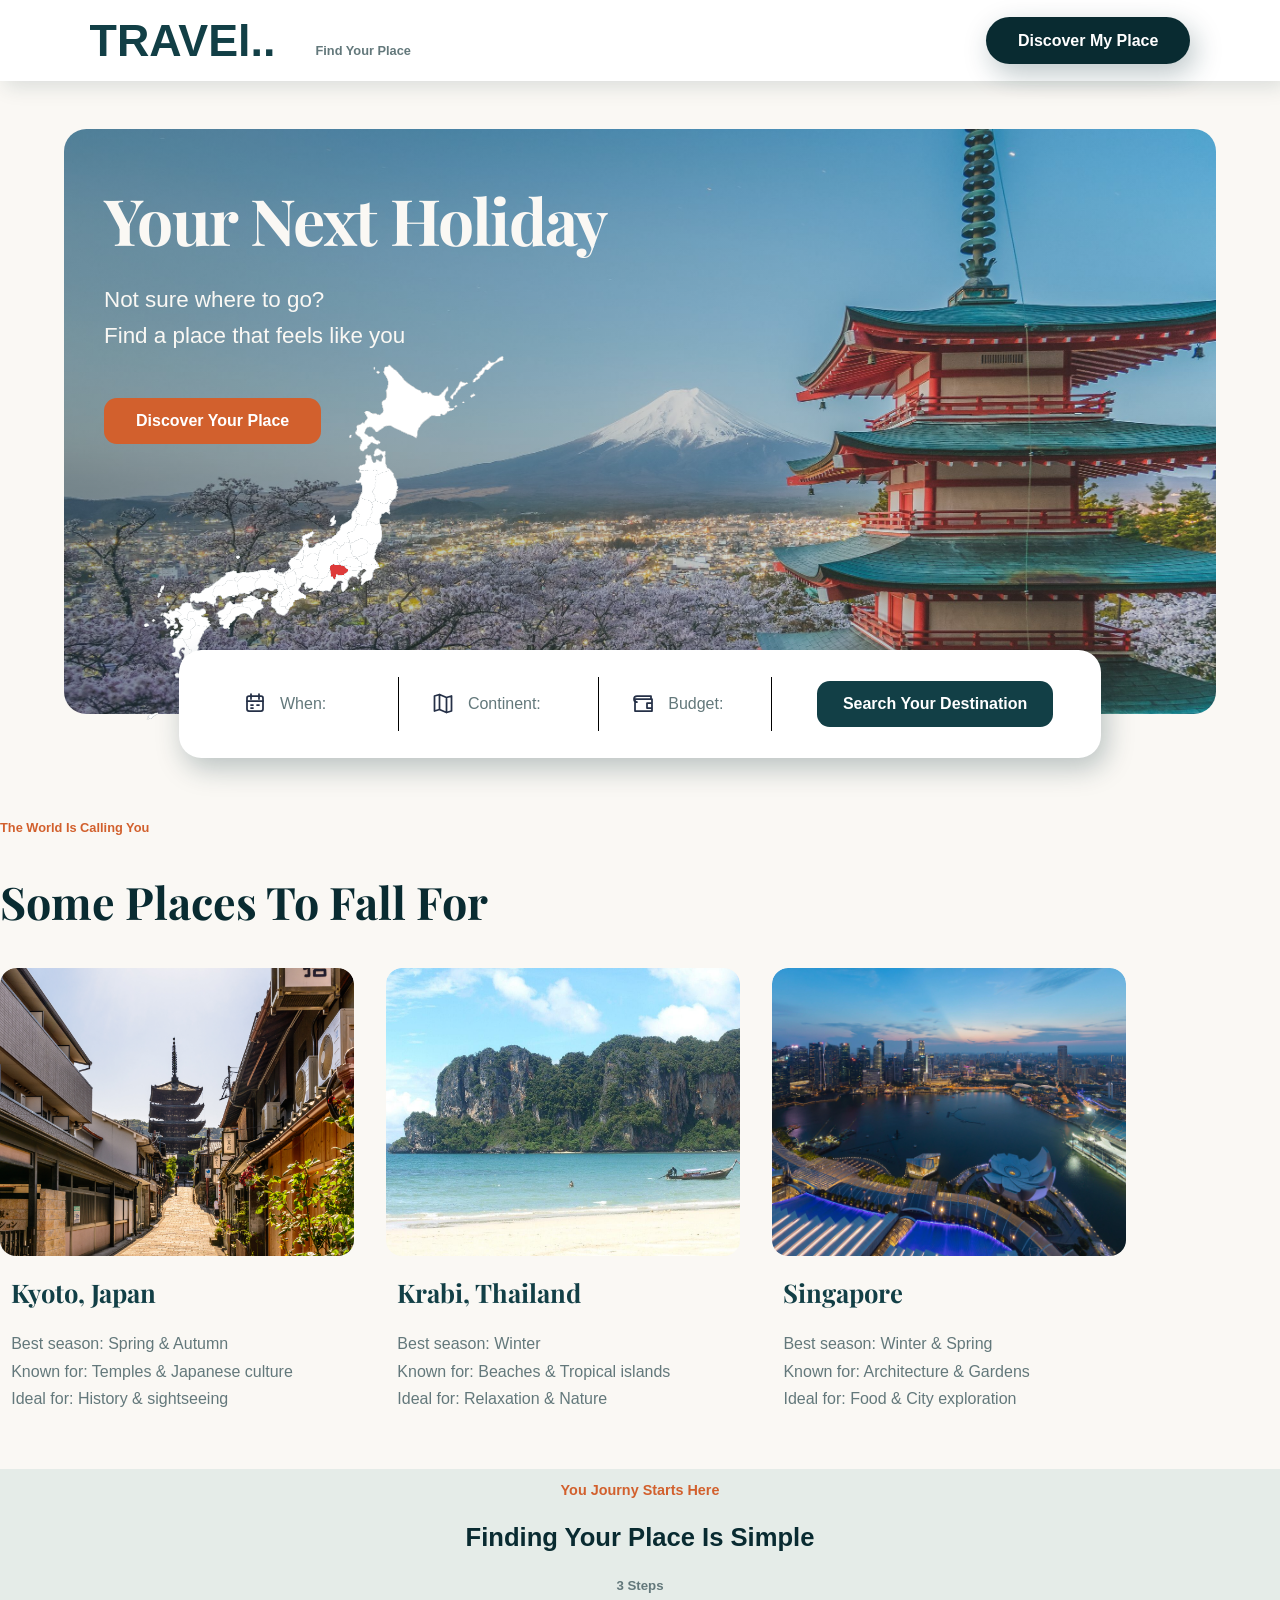
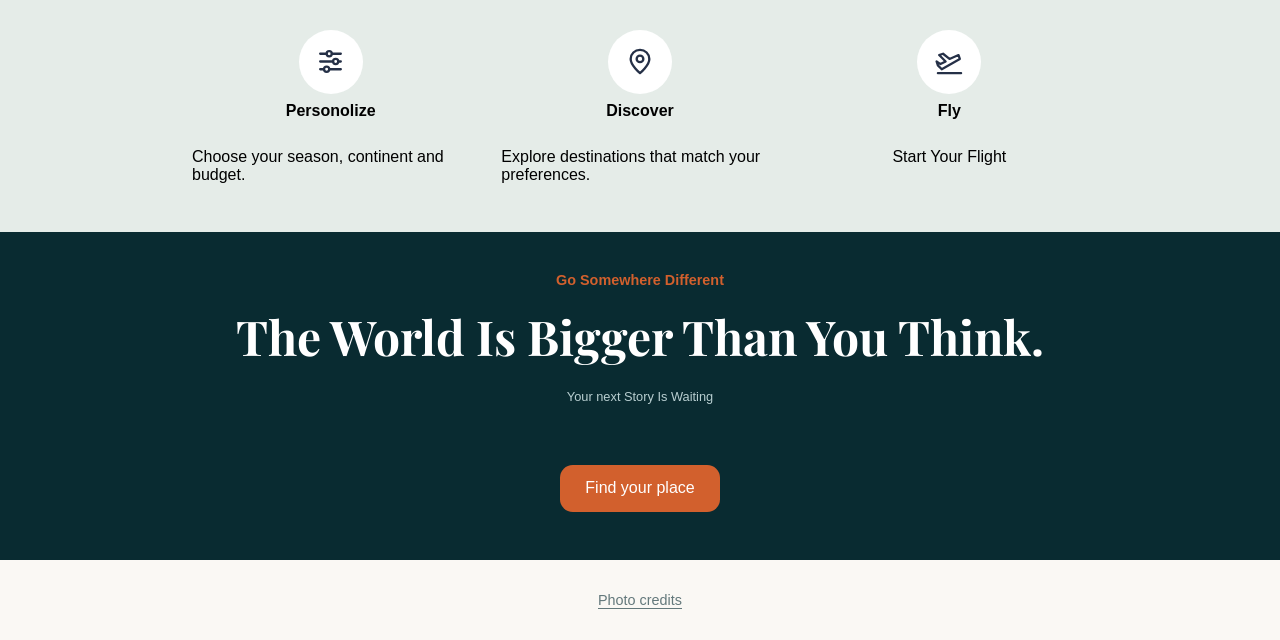
<file: index.html>
<!DOCTYPE html>
<html lang="en">
    <head>

        <meta charset="UTF-8">
        <meta name="viewport" content="width=device-width, initial-scale=1.0">
        <link rel="stylesheet" href="/css/main.css">
        <title>Travel Finder</title>
        <script src="/js/main.js" defer></script>
        <link href="https://fonts.googleapis.com/css2?family=Playfair+Display:wght@600;700&display=swap" rel="stylesheet">

    </head>
    <body>

        <header>

            <nav>
                <a class="logo" href="#">TRAVEl..</a>
                <p class="tagline">Find Your Place</p>
                <a id="discover-head-link" href="#">Discover My Place</a>
            </nav>

        </header>


        <main>

            <section class="hero">

                <h1>Your Next Holiday</h1>

                <p>Not sure where to go?<br>
                    Find a place that feels like you</p>

                <a href="#">Discover Your Place</a>

                <img
                    src="/assets/images/japan-yamanashi-white.png"
                    alt="Map of japan"
                >
            </section>

            <div class="travel-filters-1">

                <div class="dropdown">
                    <button type="button" id="when-button">
                        <img src="/assets/Icons/calendar.svg" alt="calendar">
                        When:
                        <span id="when-choice"></span>
                    </button>

                    <div class="dropdown-menu" id="when-dropdown">
                        <button type="button">Spring</button>
                        <button type="button">Summer</button>
                        <button type="button">Autumn</button>
                        <button type="button">Winter</button>

                    </div>
                </div>

                <div class="dropdown">
                    <button type="button" id="continent-button">
                        <img src="/assets/Icons/map.svg" alt="map">
                        Continent:
                        <span id="continent-choice"></span>
                    </button>

                    <div class="dropdown-menu" id="continent-dropdown">
                        <button type="button">Anywhere</button>
                        <button type="button">Europe</button>
                        <button type="button">Asia</button>
                        <button type="button">Africa</button>
                        <button type="button">North America</button>
                        <button type="button">South America</button>
                        <button type="button">Oceania</button>

                    </div>

                </div>

                <div class="dropdown">
                    <button type="button" id="budget-button">
                        <img src="/assets/Icons/wallet.svg" alt="wallet">
                        Budget:
                        <span id="budget-choice"></span>
                    </button>

                    <div class="dropdown-menu" id="budget-dropdown">
                        <button type="button">Any budget</button>
                        <button type="button">Under 5,000 NOK</button>
                        <button type="button">5,000 - 10,000 NOK</button>
                        <button type="button">10,000 - 20,000 NOK</button>
                        <button type="button">20,000 - 30,000 NOK</button>
                        <button type="button">30,000+ NOK</button>

                    </div>

                </div>

                <button id="search-filter-button" type="button">
                    Search Your Destination
                </button>

            </div>

            <section class="recommendation-page">

                <div class="recommendation-header">

                    <h6>The World Is Calling You</h6>
                    <h2>Some Places To Fall For</h2>

                </div>


                <div class="recommendation-cards">

                    <div id="recommendation-card-1">

                        <div class="img-zoom">
                        <div class="recommendation-img-1"></div>
                        </div>

                        <div class="recommendation-description">

                            <h3>Kyoto, Japan</h3>
                            <ul>
                                <li>Best season: Spring & Autumn</li>
                                <li>Known for: Temples & Japanese culture</li>
                                <li>Ideal for: History & sightseeing</li>
                            </ul>

                        </div>

                    </div>

                    <div id="recommendation-card-2">

                        <div class="img-zoom">
                        <div class="recommendation-img-2"></div>
                        </div>

                        <div class="recommendation-description">
                            
                            <h3>Krabi, Thailand</h3>
                            <ul>
                                <li>Best season: Winter</li>
                                <li>Known for: Beaches & Tropical islands</li>
                                <li>Ideal for: Relaxation & Nature</li>
                            </ul>

                        </div>

                    </div>

                    <div id="recommendation-card-3">

                        <div class="img-zoom">
                        <div class="recommendation-img-3"></div>
                        </div>

                        <div class="recommendation-description">
                            
                            <h3>Singapore</h3>
                            <ul>
                                <li>Best season: Winter & Spring</li>
                                <li>Known for: Architecture & Gardens</li>
                                <li>Ideal for: Food & City exploration</li>
                            </ul>

                        </div>

                    </div>


                </div>


            </section>

            <section class="explination-page">

                <div class="explination-head">
                    <h4>You Journy Starts Here</h4>
                    <h2>Finding Your Place Is Simple</h2>
                    <h5>3 Steps</h5>

                </div>

                <div class="explination-steps">

                    <div class="step-1">

                        <div class="explination-icon">
                            <img src="/assets/Icons/settings.svg" alt="settings">
                        </div>

                        <div class="explination-description">
                            <h4>Personolize</h4>
                            <p>Choose your season, continent and budget.</p>
                        </div>

                    </div>

                    <div class="step-2">

                        <div class="explination-icon">
                            <img src="/assets/Icons/map-pin.svg" alt="map-pin">
                        </div>

                        <div class="explination-description">
                            <h4>Discover</h4>
                            <p>Explore destinations that match your preferences.</p>
                        </div>
                        
                    </div>

                    <div class="step-3">

                        <div class="explination-icon">
                            <img src="/assets/Icons/airplane-takeoff.svg" alt="airplane">
                        </div>

                        <div class="explination-description">
                            <h4>Fly</h4>
                            <p>Start Your Flight</p>
                        </div>
                        
                    </div>

                </div>

            </section>

            <section class="end-section">

                <div class="end-description">

                    <h5>Go Somewhere Different</h5>
                    <h2>The World Is Bigger Than You Think.</h2>
                    <p>Your next Story Is Waiting</p>

                </div>

                <div class="end-place-button">

                    <button class="end-button">
                        Find your place
                    </button>

                </div>

            </section>

        </main>

        <footer class="site-footer">
            <a href="/pages/credits.html">Photo credits</a>
        </footer>

    </body>
</html>
</file>
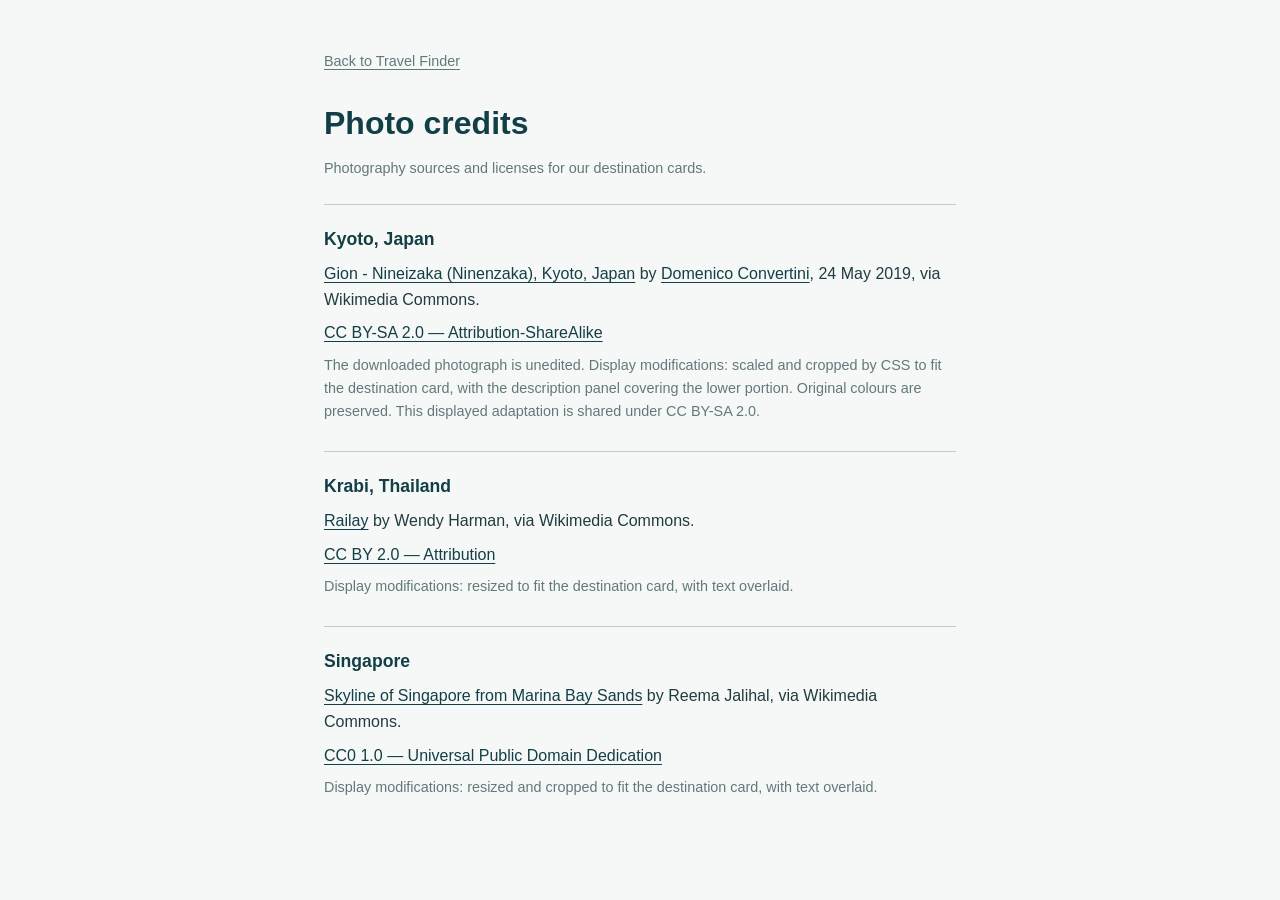
<file: pages/credits.html>
<!DOCTYPE html>
<html lang="en">
    <head>
        <meta charset="UTF-8">
        <meta name="viewport" content="width=device-width, initial-scale=1.0">
        <title>Photo credits | Travel Finder</title>
        <link rel="stylesheet" href="/css/credits.css">
    </head>
    <body>
        <main>
            <a class="back-link" href="/index.html">Back to Travel Finder</a>
            <section aria-labelledby="credits-heading">
                <h1 id="credits-heading">Photo credits</h1>
                <p class="intro">Photography sources and licenses for our destination cards.</p>
                <ul class="credits">
                    <li>
                        <h2>Kyoto, Japan</h2>
                        <p><a href="https://commons.wikimedia.org/wiki/File:Gion_-_Nineizaka_(Ninenzaka),_Kyoto,_Japan_(48923803716).jpg">Gion - Nineizaka (Ninenzaka), Kyoto, Japan</a>
                            by <a href="https://www.flickr.com/people/42477684@N08">Domenico Convertini</a>,
                            <time datetime="2019-05-24">24 May 2019</time>, via Wikimedia Commons.</p>
                        <p><a rel="license" href="https://creativecommons.org/licenses/by-sa/2.0/">CC BY-SA 2.0 — Attribution-ShareAlike</a></p>
                        <p class="modifications">The downloaded photograph is unedited. Display modifications: scaled and cropped by CSS to fit the destination card, with the description panel covering the lower portion. Original colours are preserved. This displayed adaptation is shared under CC BY-SA 2.0.</p>
                    </li>
                    <li>
                        <h2>Krabi, Thailand</h2>
                        <p><a href="https://commons.wikimedia.org/wiki/File:Railay.jpg">Railay</a>
                            by Wendy Harman, via Wikimedia Commons.</p>
                        <p><a rel="license" href="https://creativecommons.org/licenses/by/2.0/">CC BY 2.0 — Attribution</a></p>
                        <p class="modifications">Display modifications: resized to fit the destination card, with text overlaid.</p>
                    </li>
                    <li>
                        <h2>Singapore</h2>
                        <p><a href="https://commons.wikimedia.org/wiki/File:Skyline_of_Singapore_from_Marina_Bay_Sands.jpg">Skyline of Singapore from Marina Bay Sands</a>
                            by Reema Jalihal, via Wikimedia Commons.</p>
                        <p><a rel="license" href="https://creativecommons.org/publicdomain/zero/1.0/">CC0 1.0 — Universal Public Domain Dedication</a></p>
                        <p class="modifications">Display modifications: resized and cropped to fit the destination card, with text overlaid.</p>
                    </li>
                </ul>
            </section>
        </main>
    </body>
</html>
</file>
<file: css/main.css>
:root {
    --color-background: #FAF8F4;
    --color-heading: #123F46;
    --color-muted-teal: #B9CFD1;
    --color-deep-dark-teal: #092B31;
    --color-muted: #63787B;
    --color-white: #FFFFFF;
    --color-accent: #092B31;
    --color-accent2: #D2602D;
    --color-accent-dark: #A84420;
    --color-explain-background: #E5ECE8;
    --shadow: 5px 10px 28px rgba(16, 52, 58, 0.28);
    --shadow-under: 0 10px 15px -8px rgba(16, 52, 58, 0.28);
}

*,
*::before,
*::after {
    box-sizing: border-box;
}

body {
    display: flex;
    flex-direction: column;
    align-items: center;
    overflow-x: hidden;
    overflow-y: auto;

    margin: 0;

    background-color: var(--color-background);

    font-family: Arial, Helvetica, sans-serif;
}

a {
    text-decoration: none;
    color: inherit;
}

label {
    color: var(--color-muted);
    font-size: 0.8rem;
}

button {
    all: unset;
    cursor: pointer;
    transition: filter 0.15s;
}

/* header */

header {
    position: sticky;
    top: 0;
    z-index: 10;

    height: 9vh;
    width: 100%;

    background-color: var(--color-white);
    box-shadow: 5px 5px 20px rgba(16, 52, 58, 0.14);

    font-weight: bold;
    color: var(--color-heading);
}
header nav {
    display: flex;
    flex-direction: row;
    align-items: center;

    height: 100%;
    width: 100%;

    padding: 0 5.6rem;
}

main {
    width: 100%;
}

.logo {
    font-size: 2.8rem;
}

.tagline {
    color: var(--color-muted);
    margin: 1.2rem 0 0 2.5rem;
    font-size: 0.8rem;
}

#discover-head-link {
    margin-left: auto;

    padding: 0.9rem 2rem;

    border-radius: 1.5rem;
    background-color: var(--color-accent);
    transition: filter 0.15s;
    box-shadow: var(--shadow);

    color: var(--color-white);
}
#discover-head-link:hover {
    filter: brightness(90%);
}

/* hero */

.hero {
    display: flex;
    flex-direction: column;

    height: 65vh;
    width: 90%;

    margin: 3rem auto 0;
    padding: 0 0 0 2.5rem;

    background: linear-gradient(
        to right,
        rgba(9, 43, 49, 0.40),
        rgba(255, 221, 169, 0.05)
    ), url(/assets/images/japan-pagoda-city-panorama.jpg);
    background-size: cover;
    background-repeat: no-repeat;
    background-position: center 90%;
    background-attachment: fixed;
    border-radius: 1.4rem;

    color: var(--color-white);
}
.hero h1 {
    margin: 3rem 0 1.25rem;

    color: var(--color-background);

    font-size: 4rem;
    font-weight: bold;
    letter-spacing: -0.1rem;
    font-family: "Playfair Display", serif;
}
.hero p {
    margin: 0 0 0.75rem;

    color: var(--color-background);

    font-size: 1.4rem;
    font-weight: 400;
    line-height: 1.6;
}
.hero a {
    position: relative;
    z-index: 1;

    margin-top: 2rem;
    margin-right: auto;

    padding: 0.9rem 2rem;

    border-radius: 0.8rem;
    background-color: var(--color-accent2);
    transition: filter 0.15s;

    font-weight: bold;
}
.hero a:hover {
    filter: brightness(90%);
}
.hero img {
    position: relative;

    bottom: 7rem;

    height: 45vh;
    width: 45vh;
}

/* travel filters */

.travel-filters-1 {
    display: flex;
    flex-direction: row;
    align-items: center;
    position: relative;
    z-index: 1;

    height: 12vh;
    width: 72%;

    gap: 0.8rem;
    margin: -4rem auto 0;
    padding: 0 2rem;

    background-color: var(--color-white);
    box-shadow: var(--shadow);
    border-radius: 1.4rem;
}
.travel-filters-1 > div {
    display: flex;
    flex: 1;
}

#when-button,
#continent-button,
#budget-button {
    display: flex;
    align-items: center;
    flex-direction: row;
    flex: 1;
    z-index: 1;

    padding: 0.9rem 2rem;
    gap: 0.8rem;

    background-color: white;
    border-left: solid 1px black;
    transition: filter 0.15s;

    color: var(--color-muted);
}
#when-button img,
#continent-button img,
#budget-button img {
    margin-bottom: 0.1rem;
}
#when-button {
    border: none;
}
#budget-button {
    border-right: solid 1px black;
}
#when-choice,
#continent-choice,
#budget-choice {
    color: var(--color-heading);
    white-space: nowrap;
}

.dropdown {
    position: relative;
}
.dropdown-menu {
    position: absolute;
    flex-direction: column;
    z-index: 1;

    top: calc(100% + 0.6rem);
    left: 0;
    width: 100%;

    gap: 0.2rem;
    padding: 1.2rem;

    background-color: var(--color-white);
    box-shadow: var(--shadow);
    border-radius: 0.5rem;
}
.dropdown-menu button {
    padding: 0.7rem 0.8rem;
    border-radius: 0.3rem;
    color: black;

    transition: background-color 0.15s;
}

#search-filter-button {
    margin: 0 1rem 0 2rem;

    padding: 0.9rem 1.6rem;

    border-radius: 0.8rem;
    background-color: var(--color-heading);
    transition: filter 0.15s;

    color: var(--color-white);
    font-weight: bold;
}
#search-filter-button:hover {
    filter: brightness(90%);
}
#when-dropdown {
    display: none;
}
#continent-dropdown {
    display: none;
}
#budget-dropdown {
    display: none;
}

/* recomendations */

.recommendation-page {
    display: flex;
    flex-direction: column;
    justify-self: center;

    margin-top: 2rem;

    width: 88%;

    background-color: var(--color-background);
}
.recommendation-header :is(h6, h2) {
    font-weight: bold;
}
.recommendation-header h6 {
    color: var(--color-accent2);
    font-size: 0.8rem;
}
.recommendation-header h2 {
    color: var(--color-deep-dark-teal);
    font-size: 2.8rem;
    font-family: "Playfair Display", serif;
}
.recommendation-cards {
    display: grid;
    grid-template-columns: repeat(3, 1fr);

    gap: 2rem;
}
#recommendation-card-1,
#recommendation-card-2,
#recommendation-card-3 {
    display: flex;
    flex-direction: column;
    overflow: hidden;

    gap: 1rem;

    cursor: pointer;
}
.img-zoom {
    overflow: hidden;
    border-radius: 1rem 1rem 0 0;
}
.recommendation-img-1,
.recommendation-img-2,
.recommendation-img-3 {
    width: 100%;
    height: 18rem;

    background-size: cover;
    background-repeat: no-repeat;
    background-position: center;

    border-radius: 1rem;
}
.recommendation-img-1 {
    background-image: url(/assets/images/kyoto-ninenzaka-domenico-convertini.jpg);
}

.recommendation-img-2 {
    background-image: url(/assets/images/krabi-thailand.jpeg);
}

.recommendation-img-3 {
    background-image: url(/assets/images/singapore.jpeg);
}
.recommendation-description :is(h3, ul) {
    margin: 0;
    padding: 0.2rem 0 0.8rem 0.7rem;

    list-style: none;
}
.recommendation-description h3 {
    color: var(--color-heading);
    font-weight: bold;
    font-size: 1.6rem;
    font-family: "Playfair Display", serif;
}
.recommendation-description li {
    padding-top: 0.6rem;
    color: var(--color-muted);
}

/* explination page */

.explination-page {
    display: flex;
    flex-direction: column;
    justify-content: center;

    margin-top: 3rem;

    background-color: var(--color-explain-background);
}
.explination-head {
    display: flex;
    flex-direction: column;
    align-items: center;
    text-align: center;
}
.explination-head :is(h4, h2, h5) {
    margin: 0.8rem;
}
.explination-head h4 {
    color: var(--color-accent2);
    font-size: 0.9rem;
}
.explination-head h2 {
    color: var(--color-accent);
    font-size: 1.6rem;
}
.explination-head h5 {
    color: var(--color-muted);
}

.explination-steps {
    display: grid;
    justify-content: center;
    grid-template-columns: repeat(3, 1fr);
    
    width: 70%;

    margin: 0 auto 3rem;
    gap: 2rem;
}
.explination-icon {
    display: flex;
    flex-direction: column;
    align-items: center;
    justify-content: center;

    height: 4rem;
    width: 4rem;
    margin: 1.5rem auto -0.5rem;

    padding: 0;

    background-color: var(--color-white);
    border-radius: 50%;
}
.explination-icon img {
    height: 3.5vh;
}
.explination-description {
    display: flex;
    flex-direction: column;
    justify-content: center;
    align-items: center;

    margin-top: 1rem;
    gap: 1.8rem;
}
.explination-description :is(h4, p) {
    margin: 0;
}

/* end section */

.end-section {
    display: flex;
    flex-direction: column;
    align-items: center;

    background-color: var(--color-accent);
}
.end-description {
    display: flex;
    flex-direction: column;
    align-items: center;

    margin: 0 auto;

    padding: 0;

}
.end-description h5 {
    margin: 0.5rem 0;

    padding-top: 2rem;

    color: var(--color-accent2);
    font-size: 0.9rem;
}
.end-description h2 {
    margin: 0.5rem 0;

    color: var(--color-white);
    font-family: "Playfair Display", serif;
    font-size: 3rem;
}
.end-description p {
    color: var(--color-muted-teal);
    font-size: 0.8rem;
    padding-bottom: 3rem;
}

.end-place-button {
    padding-bottom: 3rem;
}
.end-button {
    padding: 0.9rem 1.6rem;

    background-color: var(--color-accent2);
    border-radius: 0.8rem;

    color: var(--color-white);
}

/* footer */

footer {
    margin-top: 3rem;
}

.site-footer {
    margin-top: auto;
    padding: 2rem 1.25rem;
    color: var(--color-muted);
    font-size: 0.9rem;
}

.site-footer a {
    text-decoration: underline;
    text-underline-offset: 0.2rem;
}

.site-footer a:hover {
    color: var(--color-heading);
}
</file>
<file: css/credits.css>
:root {
    --color-background: #F6F8F7;
    --color-heading: #123F46;
    --color-muted: #63787B;
    --color-muted-teal: #B9CFD1;
}

* { box-sizing: border-box; }

body {
    margin: 0;
    background: var(--color-background);
    color: #203C40;
    font: 1rem/1.6 Arial, Helvetica, sans-serif;
}

main {
    max-width: 42rem;
    margin: 3rem auto;
    padding: 0 1.25rem;
}

h1, h2, a { color: var(--color-heading); }
h1 { margin: 1.5rem 0 0.5rem; font-size: 2rem; }
h2 { margin: 0 0 0.5rem; font-size: 1.1rem; }
p { margin: 0.5rem 0; }
a { text-underline-offset: 0.2rem; overflow-wrap: anywhere; }
a:hover { text-decoration-thickness: 0.15rem; }
a:focus-visible { outline: 2px solid var(--color-heading); outline-offset: 3px; }
.intro, .modifications, .back-link { color: var(--color-muted); font-size: 0.9rem; }
.credits { list-style: none; padding: 0; margin: 1.5rem 0; }
.credits li { padding: 1.25rem 0; border-top: 1px solid var(--color-muted-teal); }
</file>
